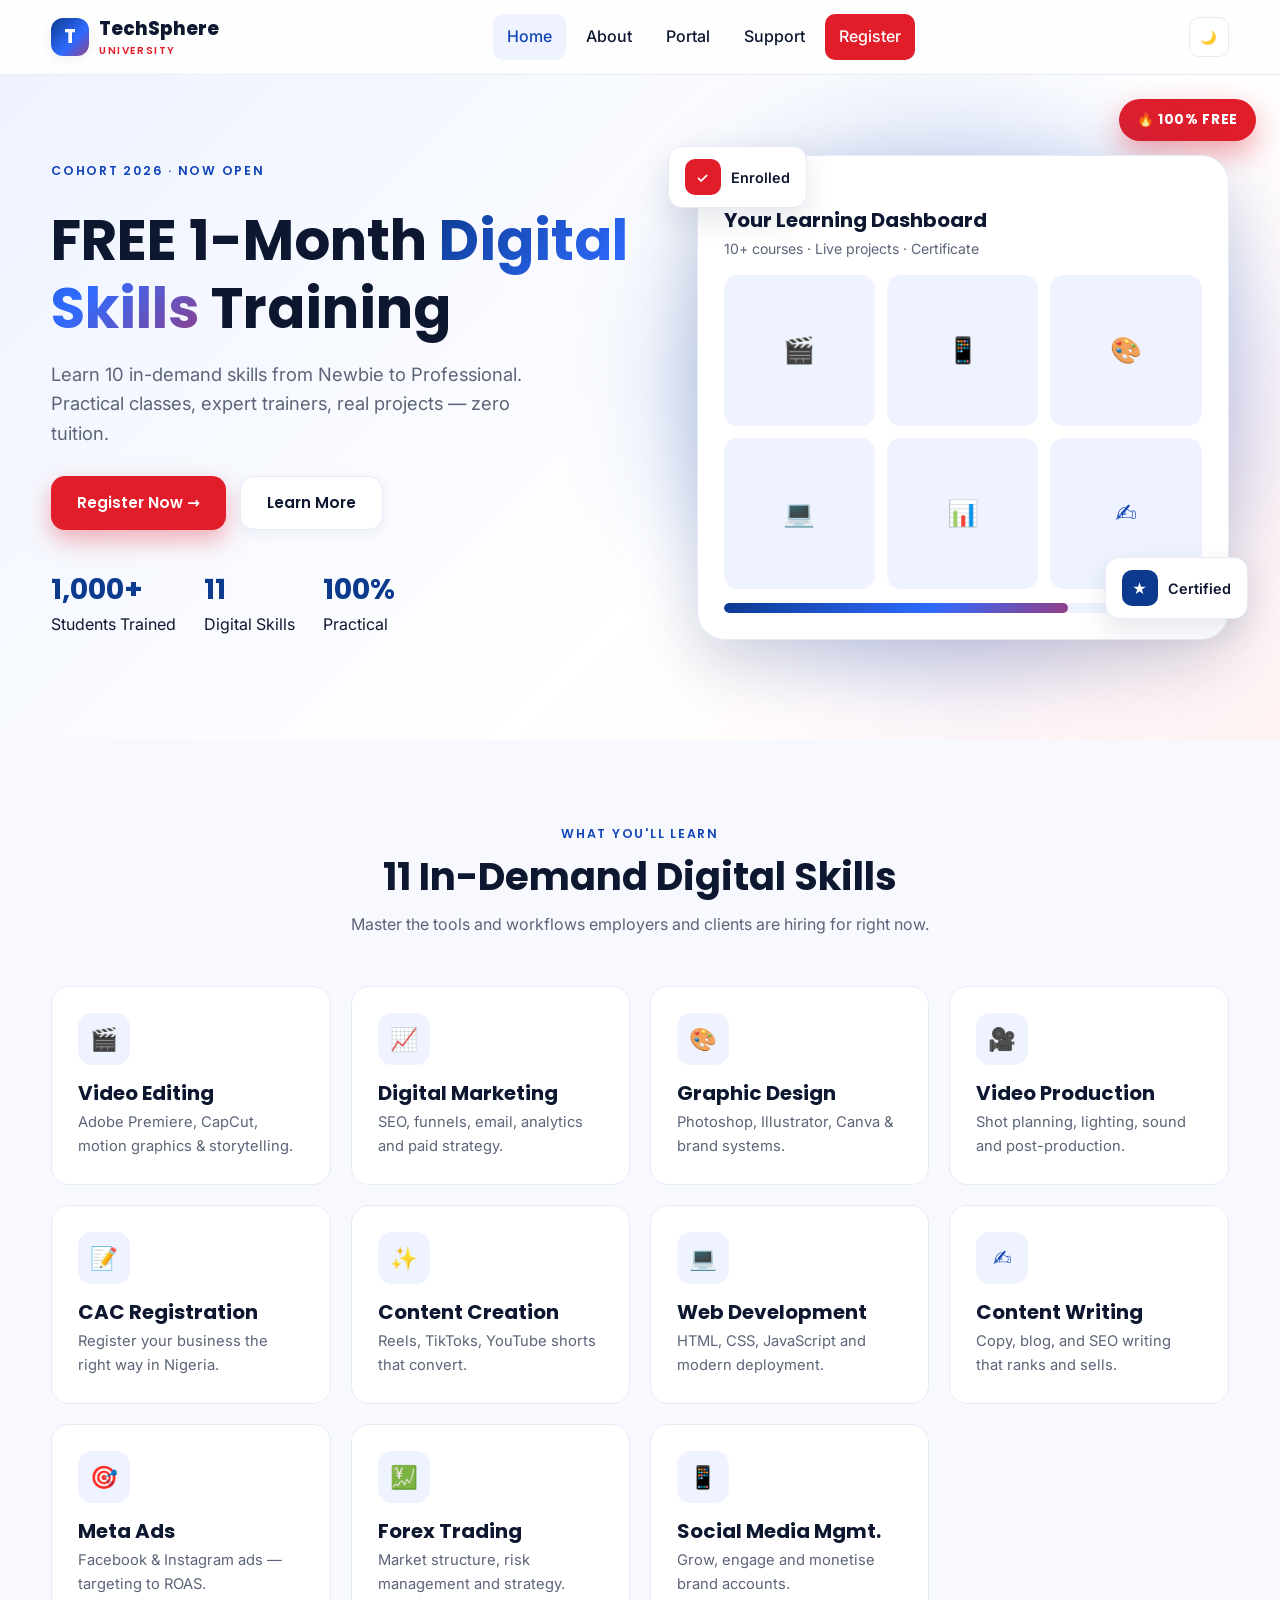
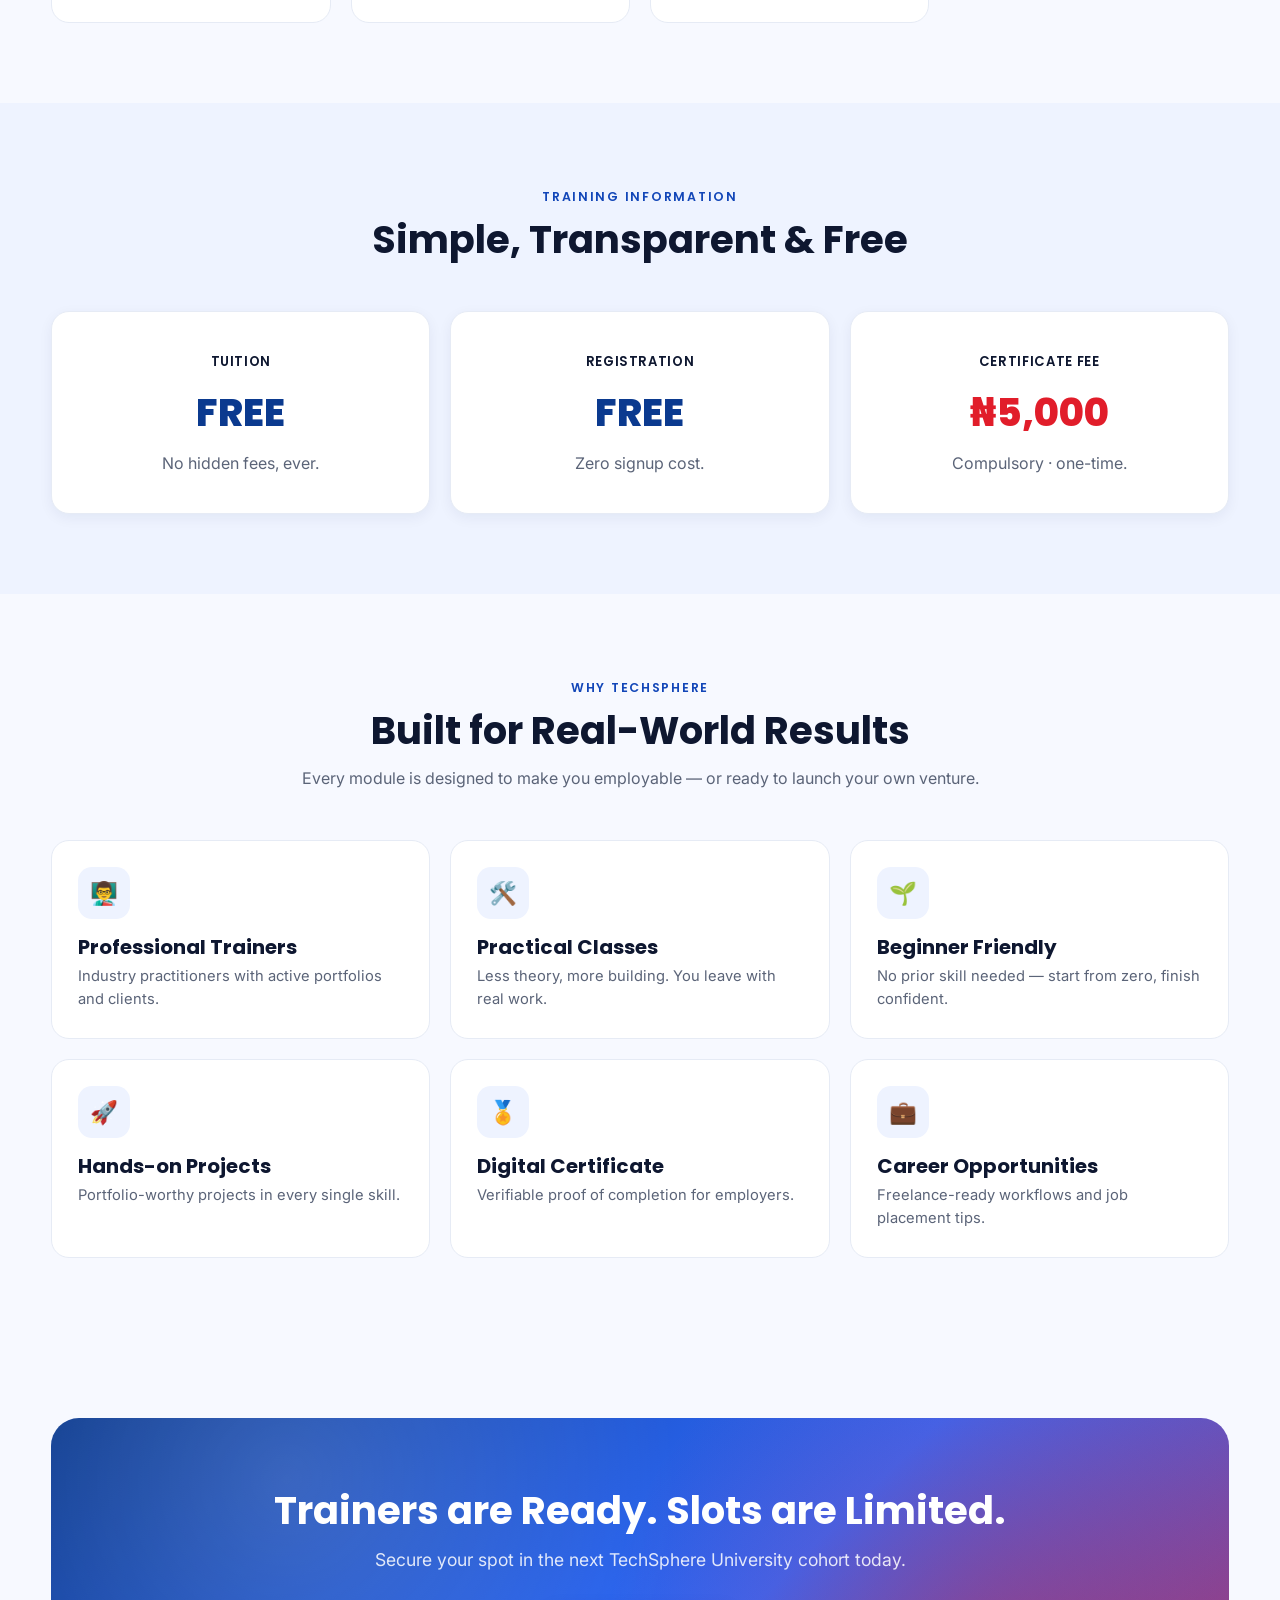
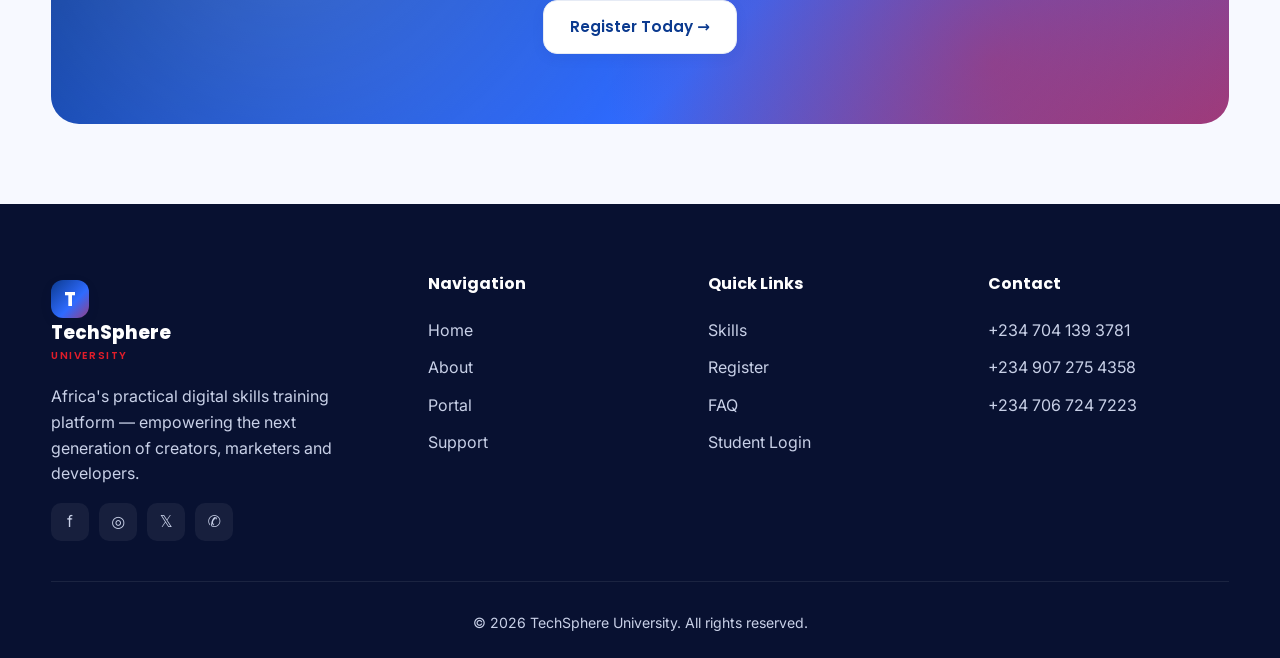
<file: public/techsphere/index.html>
<!doctype html>
<html lang="en">
<head>
<meta charset="utf-8"/>
<meta name="viewport" content="width=device-width,initial-scale=1"/>
<title>TechSphere University — Free 1-Month Digital Skills Training</title>
<meta name="description" content="TechSphere University offers a FREE one-month intensive training in 10+ in-demand digital skills. Register today — 100% free tuition."/>
<meta name="theme-color" content="#0b3a8f"/>
<meta property="og:title" content="TechSphere University — Free Digital Skills Training"/>
<meta property="og:description" content="Learn 10 in-demand skills from Newbie to Professional. 100% Free."/>
<meta property="og:type" content="website"/>
<link rel="icon" href="favicon.ico"/>
<link rel="preconnect" href="https://fonts.googleapis.com"/>
<link rel="preconnect" href="https://fonts.gstatic.com" crossorigin/>
<link href="https://fonts.googleapis.com/css2?family=Poppins:wght@500;600;700;800&family=Inter:wght@400;500;600&display=swap" rel="stylesheet"/>
<link rel="stylesheet" href="style.css"/>
</head>
<body>
<div class="loader" id="loader"><div class="spin"></div></div>

<header class="nav">
  <div class="container nav-inner">
    <a href="index.html" class="logo">
      <span class="logo-mark">T</span>
      <span>TechSphere<small>UNIVERSITY</small></span>
    </a>
    <nav class="nav-links">
      <a href="index.html" class="active">Home</a>
      <a href="about.html">About</a>
      <a href="portal.html">Portal</a>
      <a href="support.html">Support</a>
      <a href="#register" class="nav-cta">Register</a>
    </nav>
    <div class="nav-tools">
      <button class="icon-btn" id="themeToggle" aria-label="Toggle theme">🌙</button>
      <button class="icon-btn menu-btn" aria-label="Menu">☰</button>
    </div>
  </div>
</header>

<section class="hero">
  <span class="hero-badge">🔥 100% FREE</span>
  <div class="container hero-grid">
    <div class="reveal">
      <span class="eyebrow">Cohort 2026 · Now Open</span>
      <h1>FREE 1-Month <span class="accent">Digital Skills</span> Training</h1>
      <p class="lead">Learn 10 in-demand skills from Newbie to Professional. Practical classes, expert trainers, real projects — zero tuition.</p>
      <div class="hero-actions">
        <a href="#register" class="btn btn-primary">Register Now →</a>
        <a href="#skills" class="btn btn-secondary">Learn More</a>
      </div>
      <div class="hero-stats">
        <div class="stat"><strong data-count="1000" data-suffix="+">0</strong><span>Students Trained</span></div>
        <div class="stat"><strong data-count="11">0</strong><span>Digital Skills</span></div>
        <div class="stat"><strong data-count="100" data-suffix="%">0</strong><span>Practical</span></div>
      </div>
    </div>
    <div class="hero-art reveal">
      <div class="blob"></div>
      <div class="card-illus">
        <div class="browser"><span></span><span></span><span></span></div>
        <h3 style="margin-bottom:6px">Your Learning Dashboard</h3>
        <p style="font-size:.88rem">10+ courses · Live projects · Certificate</p>
        <div class="illus-row">
          <div class="illus-tile">🎬</div><div class="illus-tile">📱</div><div class="illus-tile">🎨</div>
          <div class="illus-tile">💻</div><div class="illus-tile">📊</div><div class="illus-tile">✍️</div>
        </div>
        <div class="illus-bar"></div>
        <div class="float-badge b1"><span class="dot">✓</span> Enrolled</div>
        <div class="float-badge b2"><span class="dot" style="background:var(--blue)">★</span> Certified</div>
      </div>
    </div>
  </div>
</section>

<section class="section" id="skills">
  <div class="container">
    <div class="section-head reveal">
      <span class="eyebrow">What You'll Learn</span>
      <h2>11 In-Demand Digital Skills</h2>
      <p>Master the tools and workflows employers and clients are hiring for right now.</p>
    </div>
    <div class="grid grid-4">
      <div class="card reveal"><div class="ico">🎬</div><h3>Video Editing</h3><p>Adobe Premiere, CapCut, motion graphics & storytelling.</p></div>
      <div class="card reveal"><div class="ico">📈</div><h3>Digital Marketing</h3><p>SEO, funnels, email, analytics and paid strategy.</p></div>
      <div class="card reveal"><div class="ico">🎨</div><h3>Graphic Design</h3><p>Photoshop, Illustrator, Canva & brand systems.</p></div>
      <div class="card reveal"><div class="ico">🎥</div><h3>Video Production</h3><p>Shot planning, lighting, sound and post-production.</p></div>
      <div class="card reveal"><div class="ico">📝</div><h3>CAC Registration</h3><p>Register your business the right way in Nigeria.</p></div>
      <div class="card reveal"><div class="ico">✨</div><h3>Content Creation</h3><p>Reels, TikToks, YouTube shorts that convert.</p></div>
      <div class="card reveal"><div class="ico">💻</div><h3>Web Development</h3><p>HTML, CSS, JavaScript and modern deployment.</p></div>
      <div class="card reveal"><div class="ico">✍️</div><h3>Content Writing</h3><p>Copy, blog, and SEO writing that ranks and sells.</p></div>
      <div class="card reveal"><div class="ico">🎯</div><h3>Meta Ads</h3><p>Facebook & Instagram ads — targeting to ROAS.</p></div>
      <div class="card reveal"><div class="ico">💹</div><h3>Forex Trading</h3><p>Market structure, risk management and strategy.</p></div>
      <div class="card reveal"><div class="ico">📱</div><h3>Social Media Mgmt.</h3><p>Grow, engage and monetise brand accounts.</p></div>
    </div>
  </div>
</section>

<section class="section" style="background:var(--blue-50)">
  <div class="container">
    <div class="section-head reveal">
      <span class="eyebrow">Training Information</span>
      <h2>Simple, Transparent & Free</h2>
    </div>
    <div class="grid grid-3">
      <div class="highlight blue reveal"><span class="label">Tuition</span><div class="big">FREE</div><p>No hidden fees, ever.</p></div>
      <div class="highlight blue reveal"><span class="label">Registration</span><div class="big">FREE</div><p>Zero signup cost.</p></div>
      <div class="highlight reveal"><span class="label">Certificate Fee</span><div class="big">₦5,000</div><p>Compulsory · one-time.</p></div>
    </div>
  </div>
</section>

<section class="section">
  <div class="container">
    <div class="section-head reveal">
      <span class="eyebrow">Why TechSphere</span>
      <h2>Built for Real-World Results</h2>
      <p>Every module is designed to make you employable — or ready to launch your own venture.</p>
    </div>
    <div class="grid grid-3">
      <div class="card reveal"><div class="ico">👨‍🏫</div><h3>Professional Trainers</h3><p>Industry practitioners with active portfolios and clients.</p></div>
      <div class="card reveal"><div class="ico">🛠️</div><h3>Practical Classes</h3><p>Less theory, more building. You leave with real work.</p></div>
      <div class="card reveal"><div class="ico">🌱</div><h3>Beginner Friendly</h3><p>No prior skill needed — start from zero, finish confident.</p></div>
      <div class="card reveal"><div class="ico">🚀</div><h3>Hands-on Projects</h3><p>Portfolio-worthy projects in every single skill.</p></div>
      <div class="card reveal"><div class="ico">🏅</div><h3>Digital Certificate</h3><p>Verifiable proof of completion for employers.</p></div>
      <div class="card reveal"><div class="ico">💼</div><h3>Career Opportunities</h3><p>Freelance-ready workflows and job placement tips.</p></div>
    </div>
  </div>
</section>

<div class="container" id="register">
  <div class="cta reveal">
    <h2>Trainers are Ready. Slots are Limited.</h2>
    <p>Secure your spot in the next TechSphere University cohort today.</p>
    <a href="portal.html" class="btn btn-secondary">Register Today →</a>
  </div>
</div>

<footer class="footer">
  <div class="container">
    <div class="footer-grid">
      <div>
        <a href="index.html" class="logo"><span class="logo-mark">T</span><span style="color:#fff">TechSphere<small>UNIVERSITY</small></span></a>
        <p style="color:#c8d0e7;margin-top:14px;max-width:320px">Africa's practical digital skills training platform — empowering the next generation of creators, marketers and developers.</p>
        <div class="socials">
          <a href="#" aria-label="Facebook">f</a>
          <a href="#" aria-label="Instagram">◎</a>
          <a href="#" aria-label="Twitter">𝕏</a>
          <a href="#" aria-label="WhatsApp">✆</a>
        </div>
      </div>
      <div>
        <h4>Navigation</h4>
        <a href="index.html">Home</a><a href="about.html">About</a><a href="portal.html">Portal</a><a href="support.html">Support</a>
      </div>
      <div>
        <h4>Quick Links</h4>
        <a href="#skills">Skills</a><a href="#register">Register</a><a href="support.html">FAQ</a><a href="portal.html">Student Login</a>
      </div>
      <div>
        <h4>Contact</h4>
        <a href="tel:+2347041393781">+234 704 139 3781</a>
        <a href="tel:+2349072754358">+234 907 275 4358</a>
        <a href="tel:+2347067247223">+234 706 724 7223</a>
      </div>
    </div>
    <div class="copyright">© <span id="yr"></span> TechSphere University. All rights reserved.</div>
  </div>
</footer>

<button class="scroll-top" aria-label="Scroll to top">↑</button>
<script>document.getElementById('yr').textContent=new Date().getFullYear()</script>
<script src="script.js"></script>
</body>
</html>
</file>
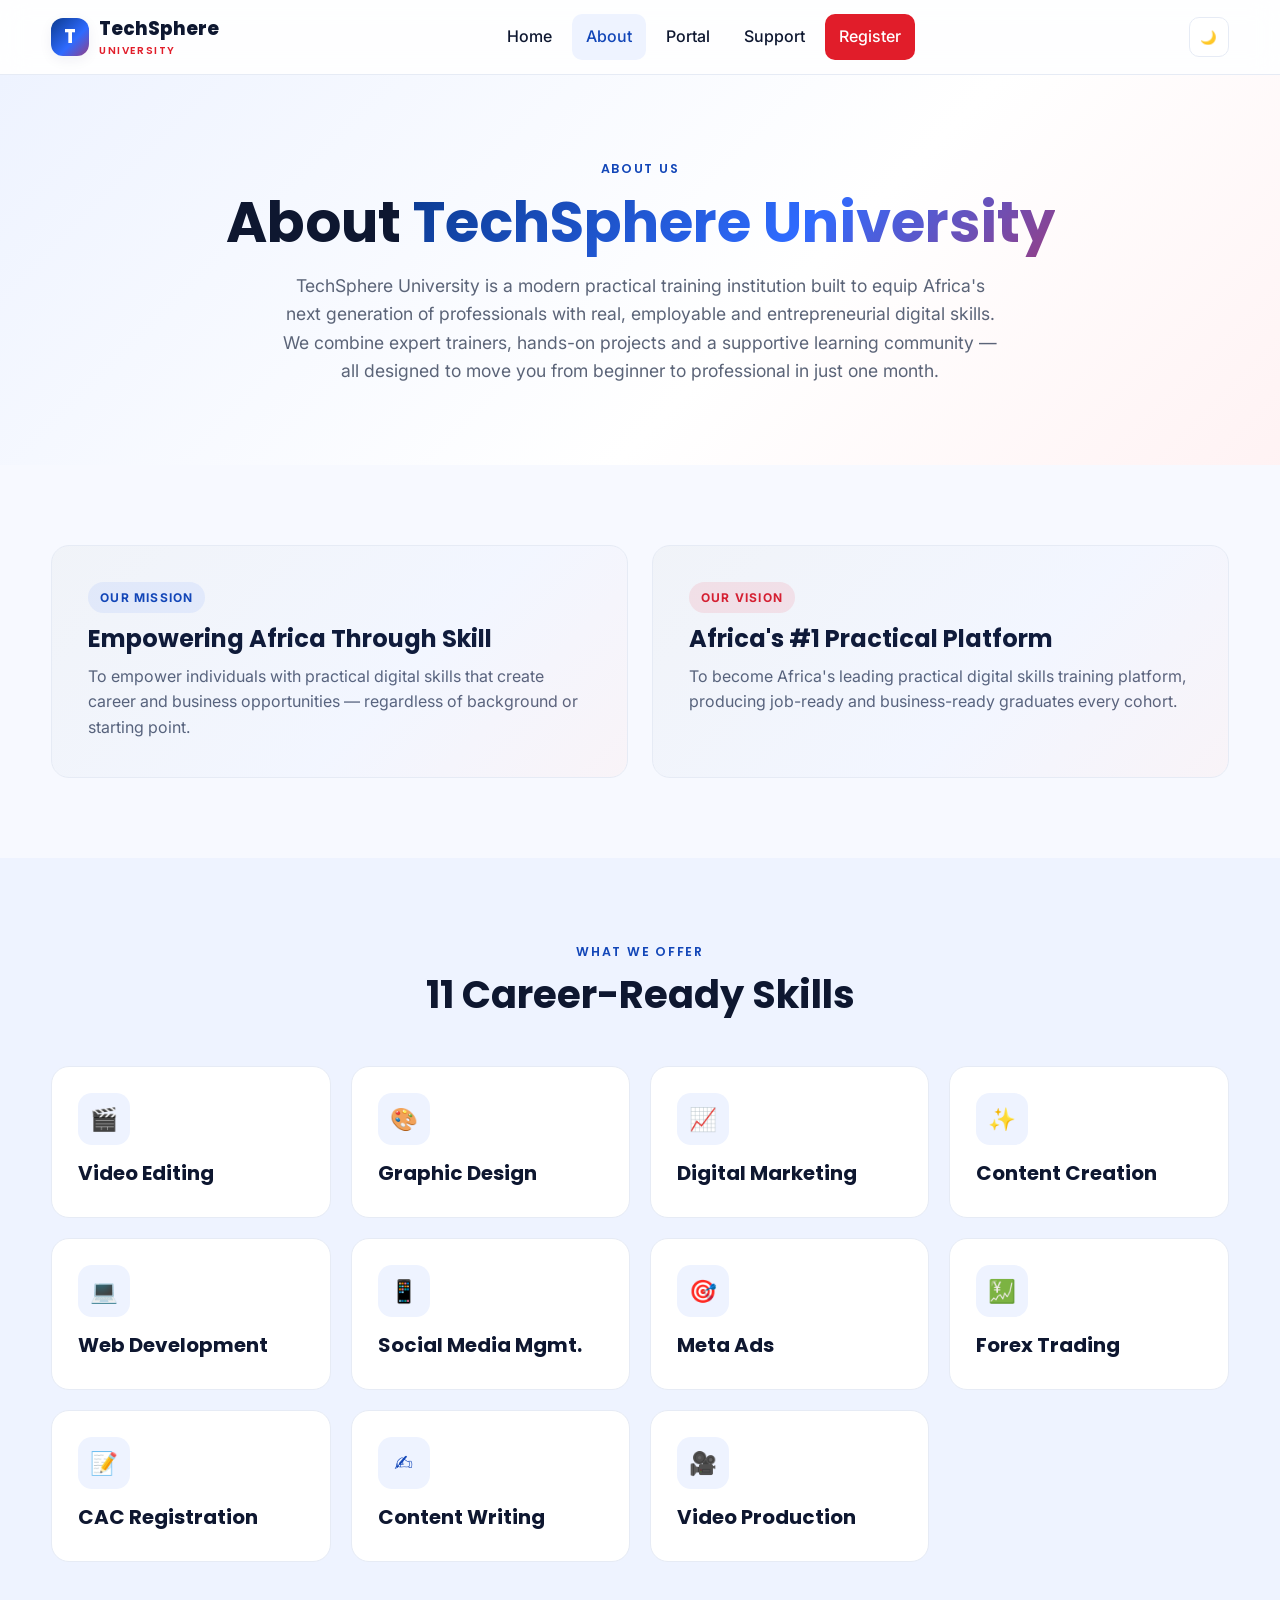
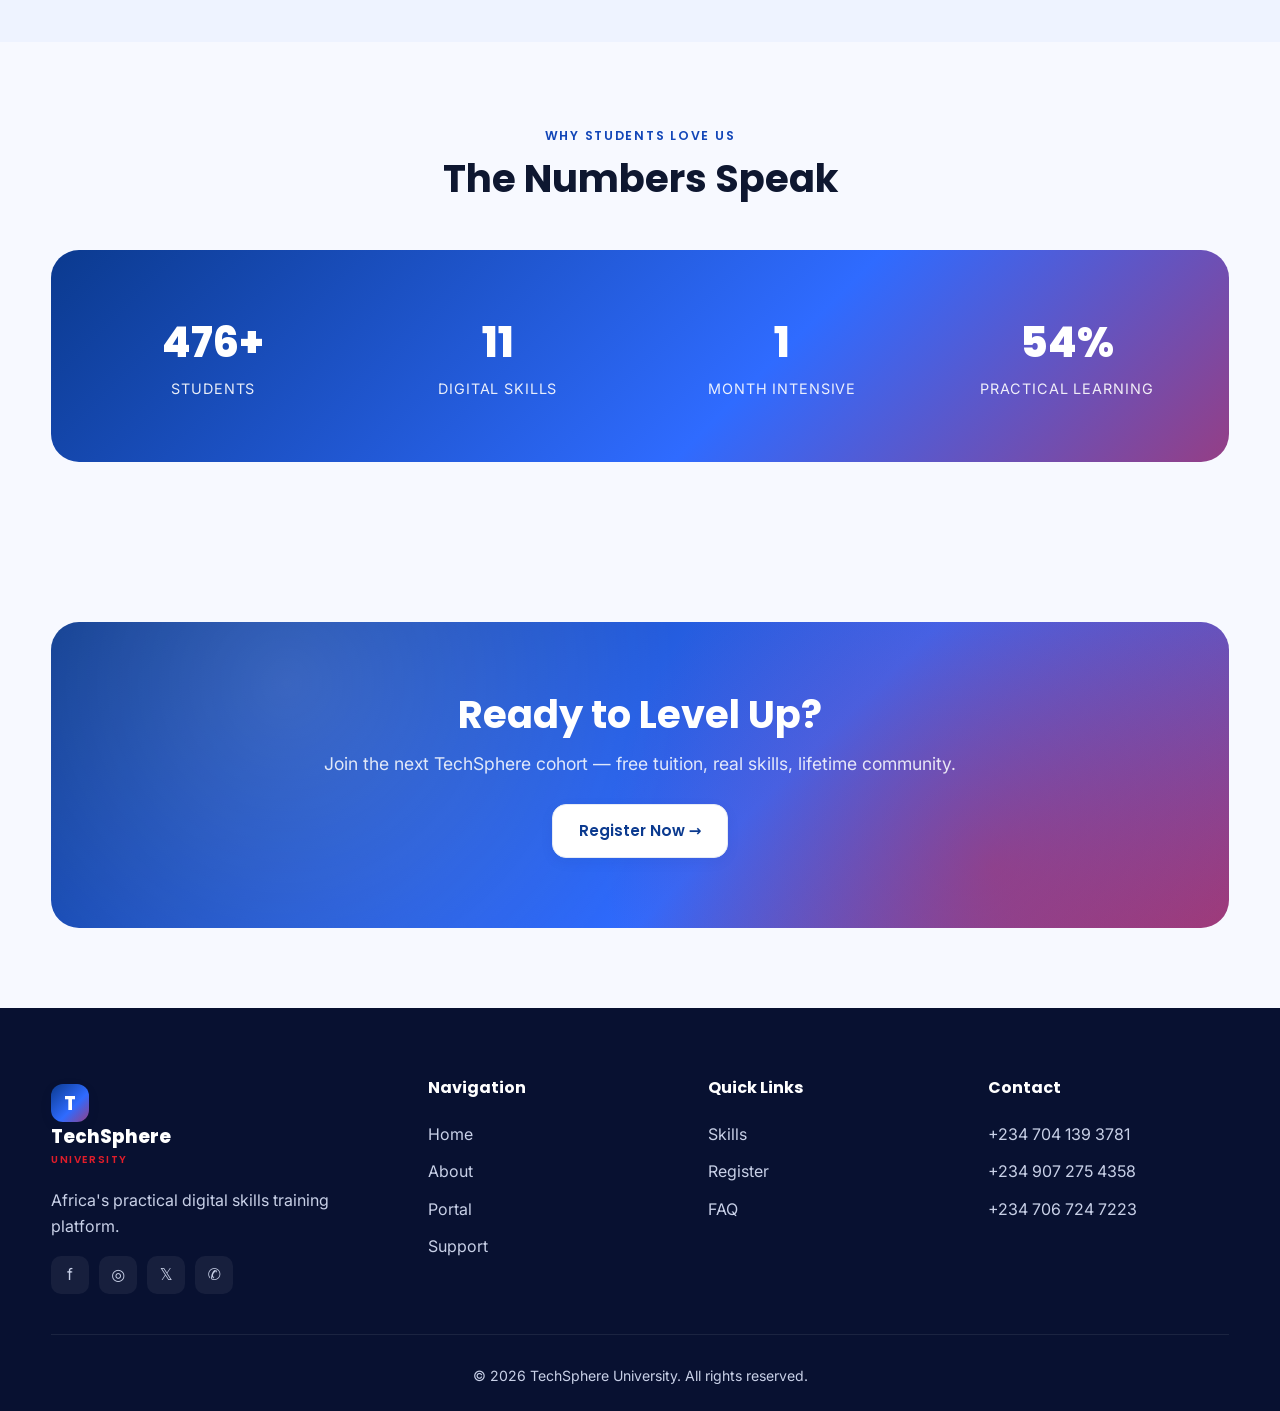
<file: public/techsphere/about.html>
<!doctype html>
<html lang="en">
<head>
<meta charset="utf-8"/>
<meta name="viewport" content="width=device-width,initial-scale=1"/>
<title>About — TechSphere University</title>
<meta name="description" content="TechSphere University empowers individuals with practical digital skills that create career and business opportunities across Africa."/>
<meta name="theme-color" content="#0b3a8f"/>
<link rel="icon" href="favicon.ico"/>
<link rel="preconnect" href="https://fonts.googleapis.com"/>
<link rel="preconnect" href="https://fonts.gstatic.com" crossorigin/>
<link href="https://fonts.googleapis.com/css2?family=Poppins:wght@500;600;700;800&family=Inter:wght@400;500;600&display=swap" rel="stylesheet"/>
<link rel="stylesheet" href="style.css"/>
</head>
<body>
<div class="loader" id="loader"><div class="spin"></div></div>

<header class="nav">
  <div class="container nav-inner">
    <a href="index.html" class="logo"><span class="logo-mark">T</span><span>TechSphere<small>UNIVERSITY</small></span></a>
    <nav class="nav-links">
      <a href="index.html">Home</a>
      <a href="about.html" class="active">About</a>
      <a href="portal.html">Portal</a>
      <a href="support.html">Support</a>
      <a href="portal.html" class="nav-cta">Register</a>
    </nav>
    <div class="nav-tools">
      <button class="icon-btn" id="themeToggle" aria-label="Toggle theme">🌙</button>
      <button class="icon-btn menu-btn" aria-label="Menu">☰</button>
    </div>
  </div>
</header>

<section class="about-hero">
  <div class="container" style="text-align:center">
    <span class="eyebrow">About Us</span>
    <h1 class="reveal">About <span style="background:var(--grad);-webkit-background-clip:text;color:transparent">TechSphere University</span></h1>
    <p class="reveal" style="max-width:720px;margin:16px auto 0;font-size:1.1rem">TechSphere University is a modern practical training institution built to equip Africa's next generation of professionals with real, employable and entrepreneurial digital skills. We combine expert trainers, hands-on projects and a supportive learning community — all designed to move you from beginner to professional in just one month.</p>
  </div>
</section>

<section class="section">
  <div class="container">
    <div class="mv">
      <div class="mv-card mission reveal">
        <span class="tag">Our Mission</span>
        <h3>Empowering Africa Through Skill</h3>
        <p>To empower individuals with practical digital skills that create career and business opportunities — regardless of background or starting point.</p>
      </div>
      <div class="mv-card vision reveal">
        <span class="tag">Our Vision</span>
        <h3>Africa's #1 Practical Platform</h3>
        <p>To become Africa's leading practical digital skills training platform, producing job-ready and business-ready graduates every cohort.</p>
      </div>
    </div>
  </div>
</section>

<section class="section" style="background:var(--blue-50)">
  <div class="container">
    <div class="section-head reveal">
      <span class="eyebrow">What We Offer</span>
      <h2>11 Career-Ready Skills</h2>
    </div>
    <div class="grid grid-4">
      <div class="card reveal"><div class="ico">🎬</div><h3>Video Editing</h3></div>
      <div class="card reveal"><div class="ico">🎨</div><h3>Graphic Design</h3></div>
      <div class="card reveal"><div class="ico">📈</div><h3>Digital Marketing</h3></div>
      <div class="card reveal"><div class="ico">✨</div><h3>Content Creation</h3></div>
      <div class="card reveal"><div class="ico">💻</div><h3>Web Development</h3></div>
      <div class="card reveal"><div class="ico">📱</div><h3>Social Media Mgmt.</h3></div>
      <div class="card reveal"><div class="ico">🎯</div><h3>Meta Ads</h3></div>
      <div class="card reveal"><div class="ico">💹</div><h3>Forex Trading</h3></div>
      <div class="card reveal"><div class="ico">📝</div><h3>CAC Registration</h3></div>
      <div class="card reveal"><div class="ico">✍️</div><h3>Content Writing</h3></div>
      <div class="card reveal"><div class="ico">🎥</div><h3>Video Production</h3></div>
    </div>
  </div>
</section>

<section class="section">
  <div class="container">
    <div class="section-head reveal">
      <span class="eyebrow">Why Students Love Us</span>
      <h2>The Numbers Speak</h2>
    </div>
    <div class="stats reveal">
      <div><span class="num" data-count="1000" data-suffix="+">0</span><span class="lbl">Students</span></div>
      <div><span class="num" data-count="11">0</span><span class="lbl">Digital Skills</span></div>
      <div><span class="num" data-count="1">0</span><span class="lbl">Month Intensive</span></div>
      <div><span class="num" data-count="100" data-suffix="%">0</span><span class="lbl">Practical Learning</span></div>
    </div>
  </div>
</section>

<div class="container">
  <div class="cta reveal">
    <h2>Ready to Level Up?</h2>
    <p>Join the next TechSphere cohort — free tuition, real skills, lifetime community.</p>
    <a href="portal.html" class="btn btn-secondary">Register Now →</a>
  </div>
</div>

<footer class="footer">
  <div class="container">
    <div class="footer-grid">
      <div>
        <a href="index.html" class="logo"><span class="logo-mark">T</span><span style="color:#fff">TechSphere<small>UNIVERSITY</small></span></a>
        <p style="color:#c8d0e7;margin-top:14px;max-width:320px">Africa's practical digital skills training platform.</p>
        <div class="socials"><a href="#">f</a><a href="#">◎</a><a href="#">𝕏</a><a href="#">✆</a></div>
      </div>
      <div><h4>Navigation</h4><a href="index.html">Home</a><a href="about.html">About</a><a href="portal.html">Portal</a><a href="support.html">Support</a></div>
      <div><h4>Quick Links</h4><a href="index.html#skills">Skills</a><a href="portal.html">Register</a><a href="support.html">FAQ</a></div>
      <div><h4>Contact</h4><a href="tel:+2347041393781">+234 704 139 3781</a><a href="tel:+2349072754358">+234 907 275 4358</a><a href="tel:+2347067247223">+234 706 724 7223</a></div>
    </div>
    <div class="copyright">© <span id="yr"></span> TechSphere University. All rights reserved.</div>
  </div>
</footer>

<button class="scroll-top" aria-label="Scroll to top">↑</button>
<script>document.getElementById('yr').textContent=new Date().getFullYear()</script>
<script src="script.js"></script>
</body>
</html>
</file>
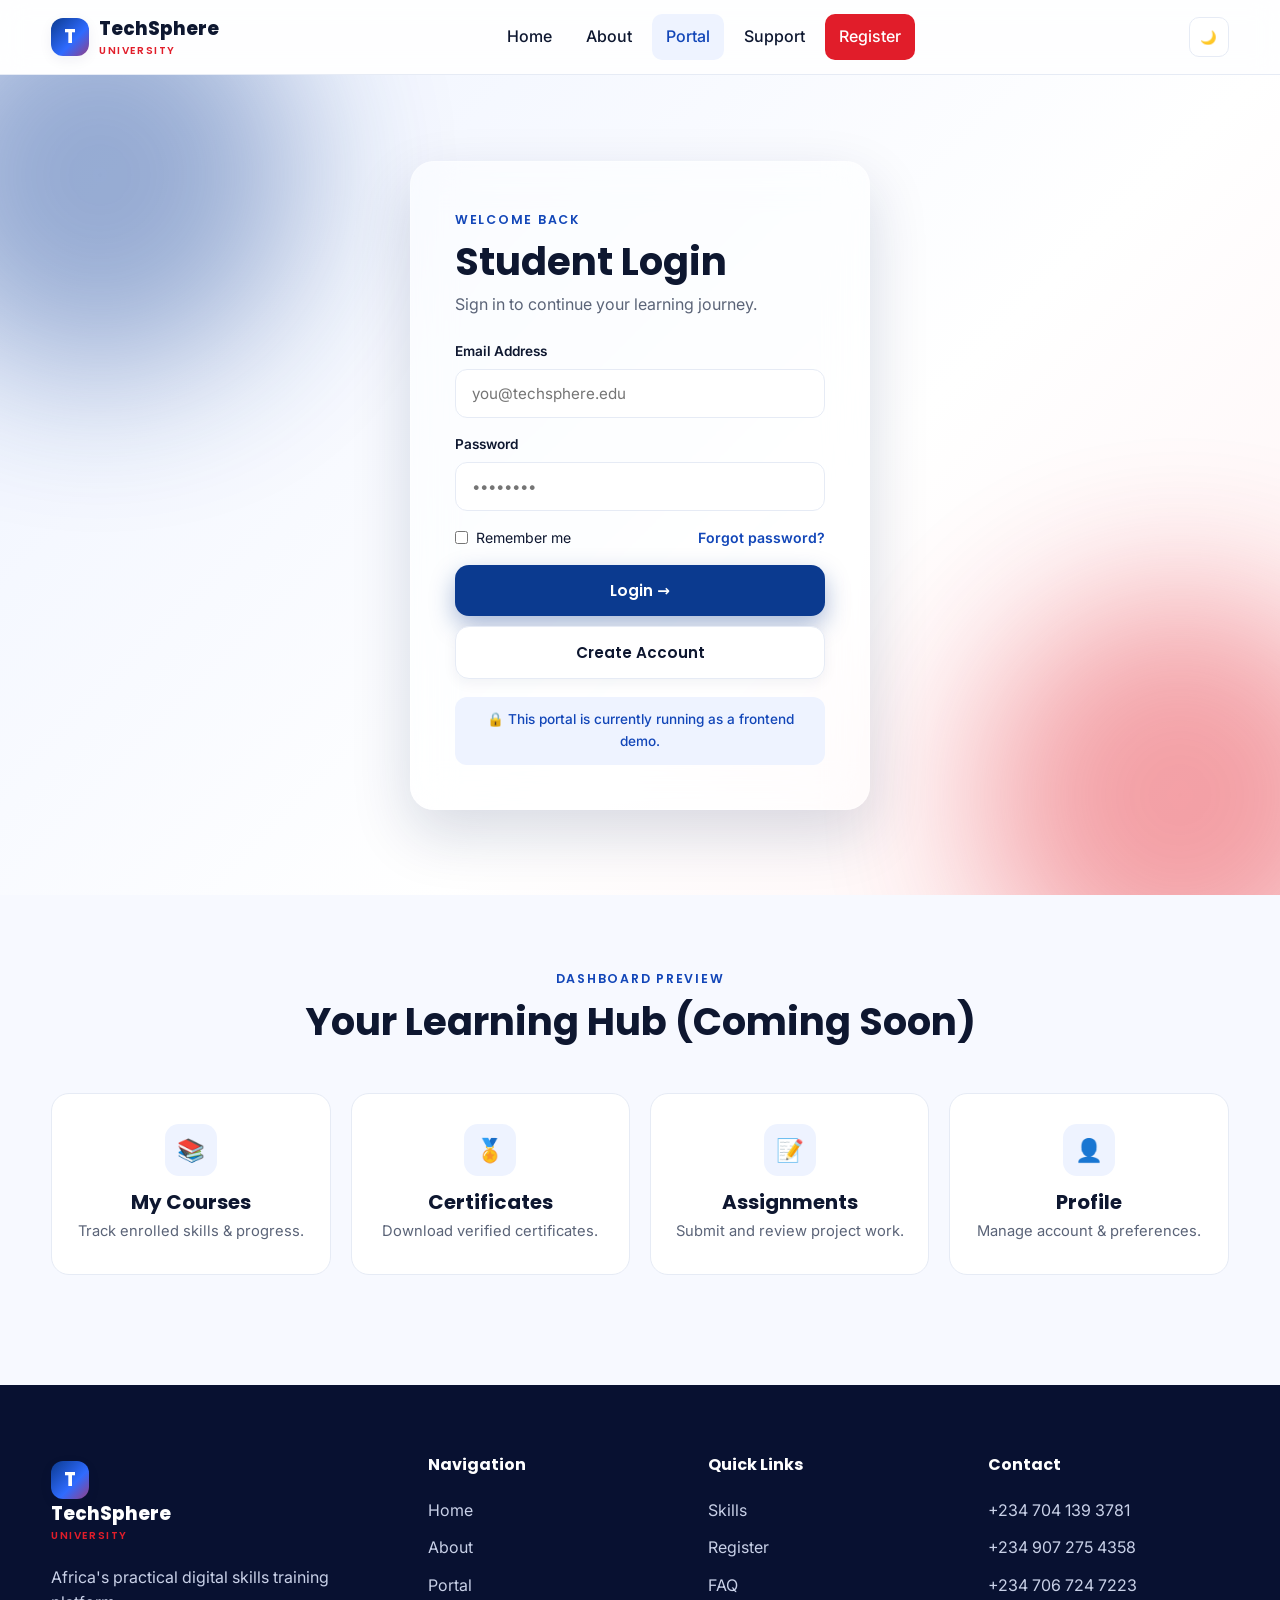
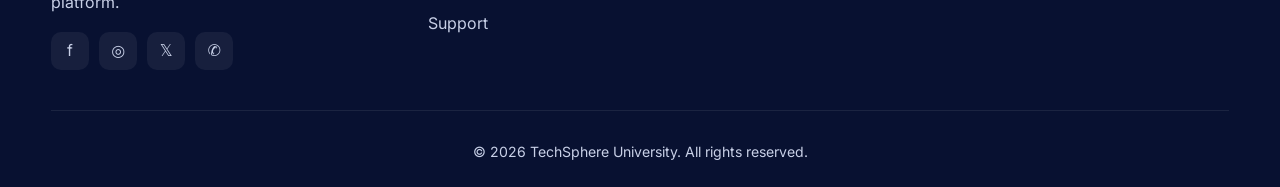
<file: public/techsphere/portal.html>
<!doctype html>
<html lang="en">
<head>
<meta charset="utf-8"/>
<meta name="viewport" content="width=device-width,initial-scale=1"/>
<title>Student Portal — TechSphere University</title>
<meta name="description" content="Sign in to your TechSphere University student portal to access courses, certificates and assignments."/>
<meta name="theme-color" content="#0b3a8f"/>
<link rel="icon" href="favicon.ico"/>
<link rel="preconnect" href="https://fonts.googleapis.com"/>
<link rel="preconnect" href="https://fonts.gstatic.com" crossorigin/>
<link href="https://fonts.googleapis.com/css2?family=Poppins:wght@500;600;700;800&family=Inter:wght@400;500;600&display=swap" rel="stylesheet"/>
<link rel="stylesheet" href="style.css"/>
</head>
<body>
<div class="loader" id="loader"><div class="spin"></div></div>

<header class="nav">
  <div class="container nav-inner">
    <a href="index.html" class="logo"><span class="logo-mark">T</span><span>TechSphere<small>UNIVERSITY</small></span></a>
    <nav class="nav-links">
      <a href="index.html">Home</a>
      <a href="about.html">About</a>
      <a href="portal.html" class="active">Portal</a>
      <a href="support.html">Support</a>
      <a href="portal.html" class="nav-cta">Register</a>
    </nav>
    <div class="nav-tools">
      <button class="icon-btn" id="themeToggle" aria-label="Toggle theme">🌙</button>
      <button class="icon-btn menu-btn" aria-label="Menu">☰</button>
    </div>
  </div>
</header>

<section class="portal-wrap">
  <div class="glass reveal">
    <span class="eyebrow">Welcome Back</span>
    <h2>Student Login</h2>
    <p class="sub">Sign in to continue your learning journey.</p>
    <form data-demo="Login is a frontend demo only.">
      <div class="field"><label>Email Address</label><input type="email" placeholder="you@techsphere.edu" required/></div>
      <div class="field"><label>Password</label><input type="password" placeholder="••••••••" required/></div>
      <div class="row">
        <label class="check"><input type="checkbox"/> Remember me</label>
        <a href="#">Forgot password?</a>
      </div>
      <button class="btn btn-blue btn-block" type="submit">Login →</button>
      <button class="btn btn-secondary btn-block" type="button" style="margin-top:10px" onclick="location.href='#'">Create Account</button>
    </form>
    <div class="notice">🔒 This portal is currently running as a frontend demo.</div>
  </div>
</section>

<section class="section dash-preview">
  <div class="container">
    <div class="section-head reveal">
      <span class="eyebrow">Dashboard Preview</span>
      <h2>Your Learning Hub (Coming Soon)</h2>
    </div>
    <div class="grid grid-4">
      <div class="card dash-card reveal"><div class="ico">📚</div><h3>My Courses</h3><p>Track enrolled skills & progress.</p></div>
      <div class="card dash-card reveal"><div class="ico">🏅</div><h3>Certificates</h3><p>Download verified certificates.</p></div>
      <div class="card dash-card reveal"><div class="ico">📝</div><h3>Assignments</h3><p>Submit and review project work.</p></div>
      <div class="card dash-card reveal"><div class="ico">👤</div><h3>Profile</h3><p>Manage account & preferences.</p></div>
    </div>
  </div>
</section>

<footer class="footer">
  <div class="container">
    <div class="footer-grid">
      <div>
        <a href="index.html" class="logo"><span class="logo-mark">T</span><span style="color:#fff">TechSphere<small>UNIVERSITY</small></span></a>
        <p style="color:#c8d0e7;margin-top:14px;max-width:320px">Africa's practical digital skills training platform.</p>
        <div class="socials"><a href="#">f</a><a href="#">◎</a><a href="#">𝕏</a><a href="#">✆</a></div>
      </div>
      <div><h4>Navigation</h4><a href="index.html">Home</a><a href="about.html">About</a><a href="portal.html">Portal</a><a href="support.html">Support</a></div>
      <div><h4>Quick Links</h4><a href="index.html#skills">Skills</a><a href="portal.html">Register</a><a href="support.html">FAQ</a></div>
      <div><h4>Contact</h4><a href="tel:+2347041393781">+234 704 139 3781</a><a href="tel:+2349072754358">+234 907 275 4358</a><a href="tel:+2347067247223">+234 706 724 7223</a></div>
    </div>
    <div class="copyright">© <span id="yr"></span> TechSphere University. All rights reserved.</div>
  </div>
</footer>

<button class="scroll-top" aria-label="Scroll to top">↑</button>
<script>document.getElementById('yr').textContent=new Date().getFullYear()</script>
<script src="script.js"></script>
</body>
</html>
</file>
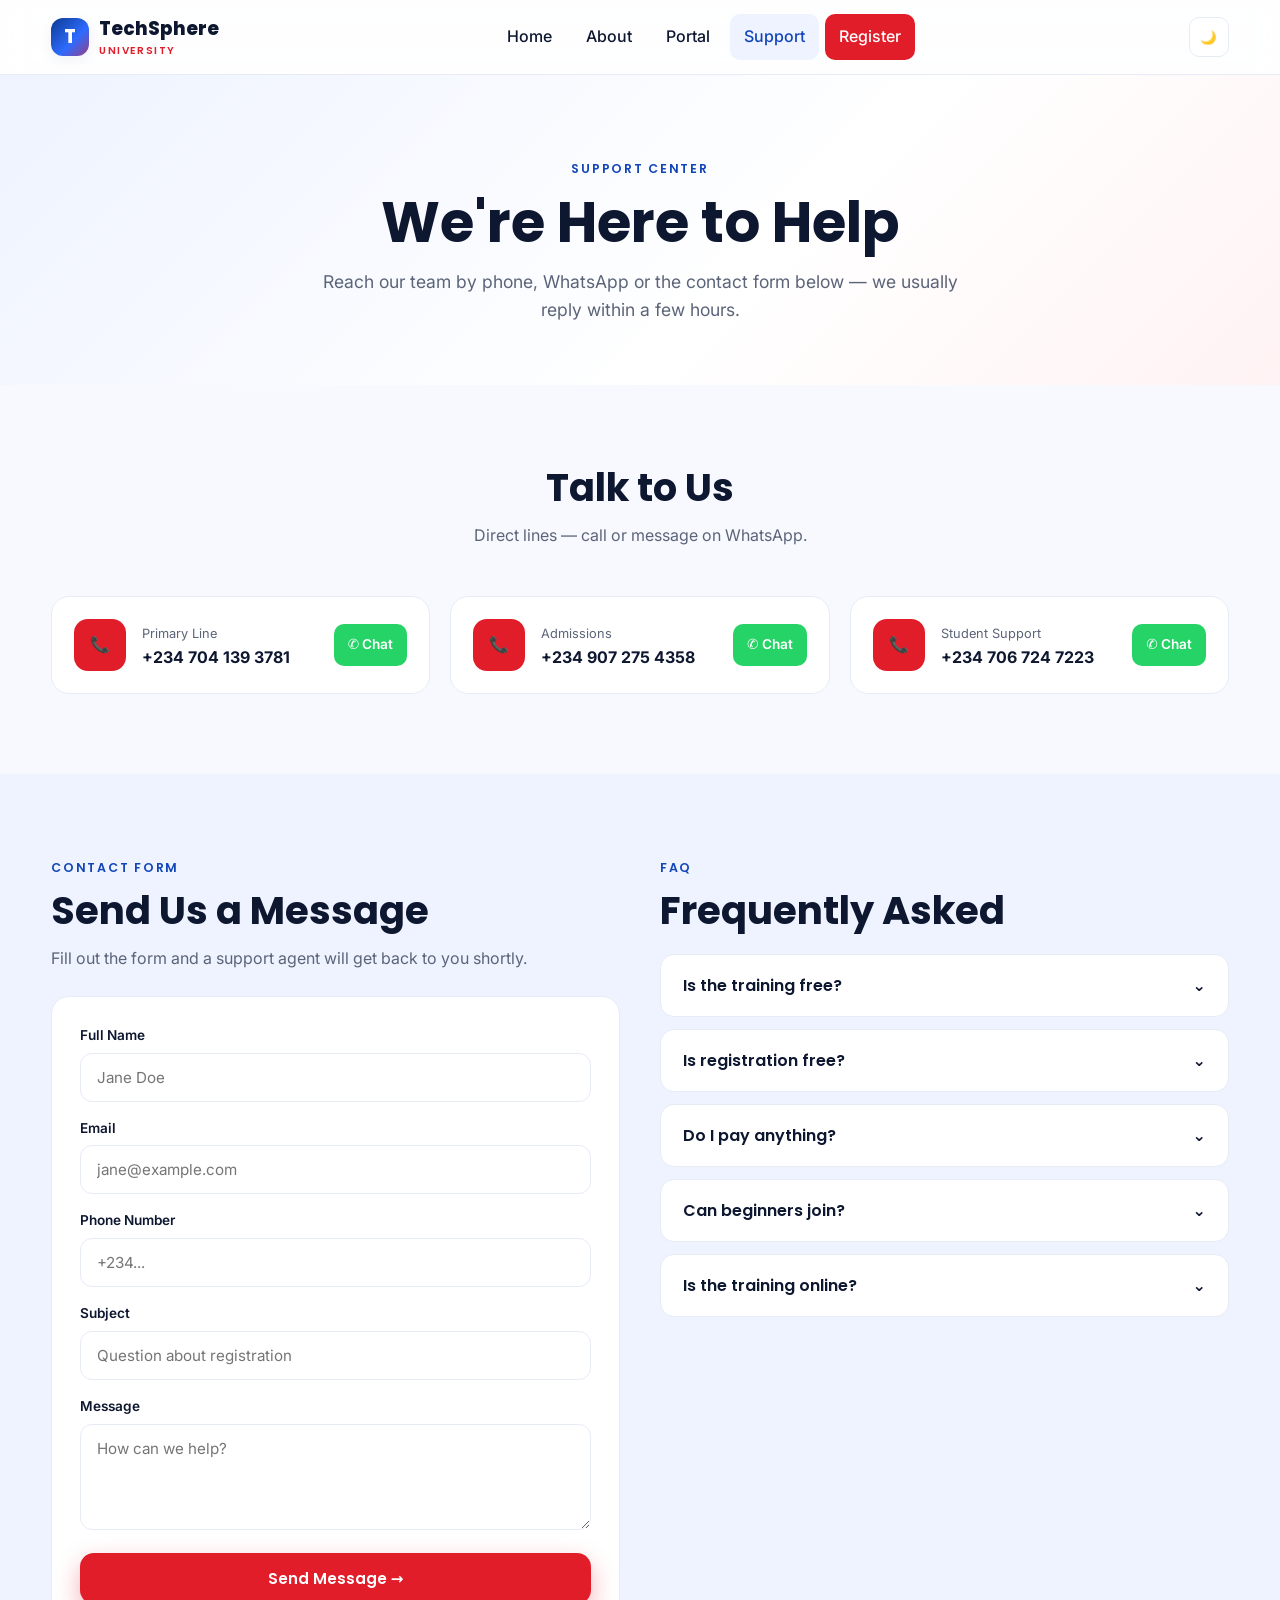
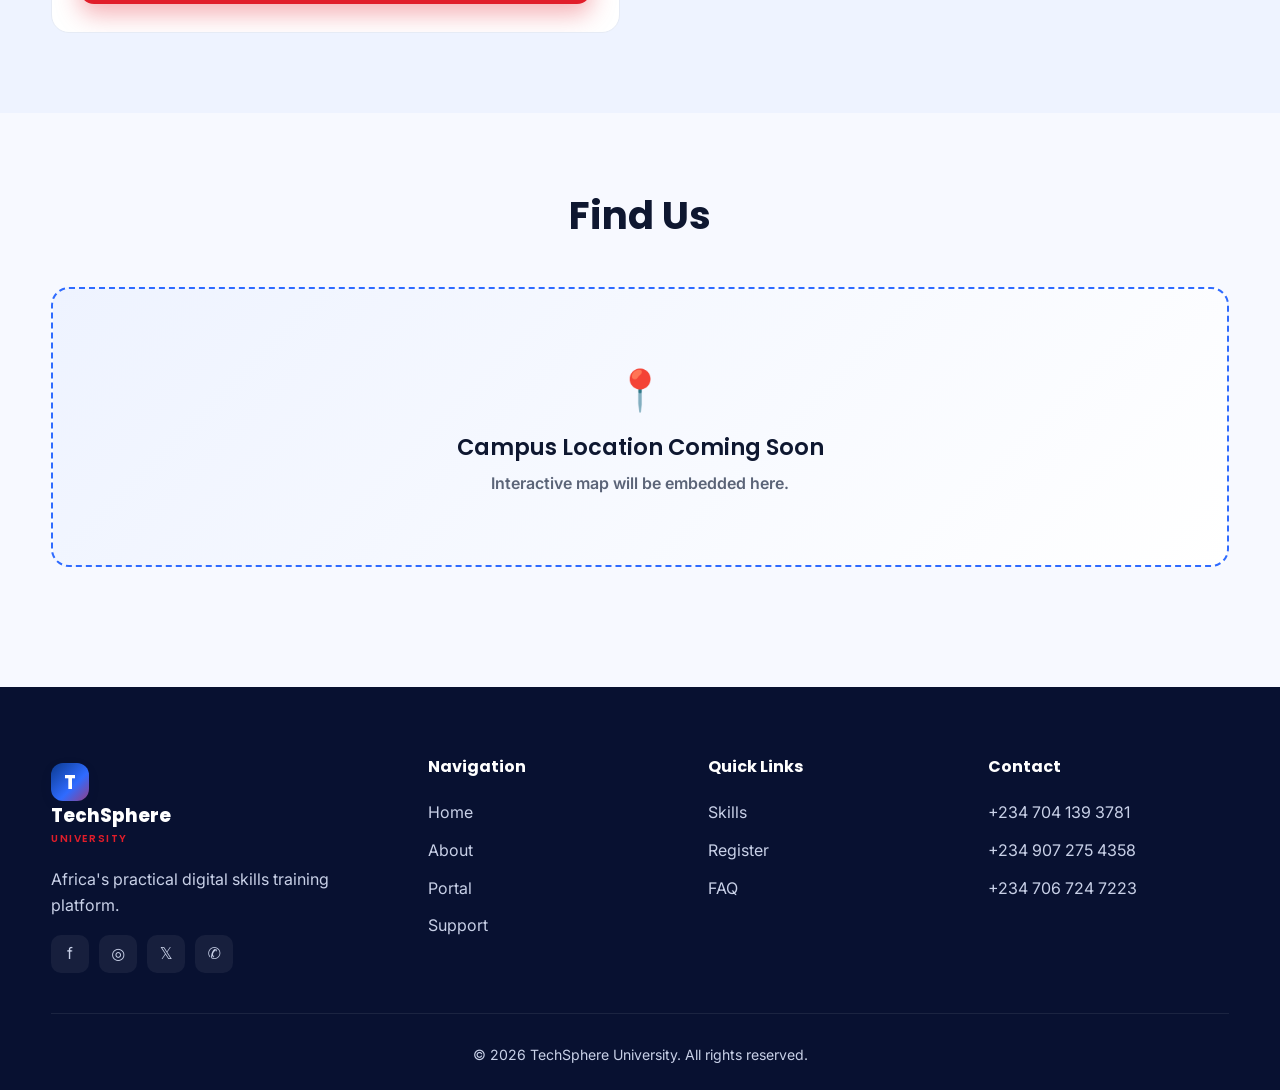
<file: public/techsphere/support.html>
<!doctype html>
<html lang="en">
<head>
<meta charset="utf-8"/>
<meta name="viewport" content="width=device-width,initial-scale=1"/>
<title>Support Center — TechSphere University</title>
<meta name="description" content="Get in touch with TechSphere University. Phone, WhatsApp, contact form and frequently asked questions."/>
<meta name="theme-color" content="#0b3a8f"/>
<link rel="icon" href="favicon.ico"/>
<link rel="preconnect" href="https://fonts.googleapis.com"/>
<link rel="preconnect" href="https://fonts.gstatic.com" crossorigin/>
<link href="https://fonts.googleapis.com/css2?family=Poppins:wght@500;600;700;800&family=Inter:wght@400;500;600&display=swap" rel="stylesheet"/>
<link rel="stylesheet" href="style.css"/>
</head>
<body>
<div class="loader" id="loader"><div class="spin"></div></div>

<header class="nav">
  <div class="container nav-inner">
    <a href="index.html" class="logo"><span class="logo-mark">T</span><span>TechSphere<small>UNIVERSITY</small></span></a>
    <nav class="nav-links">
      <a href="index.html">Home</a>
      <a href="about.html">About</a>
      <a href="portal.html">Portal</a>
      <a href="support.html" class="active">Support</a>
      <a href="portal.html" class="nav-cta">Register</a>
    </nav>
    <div class="nav-tools">
      <button class="icon-btn" id="themeToggle" aria-label="Toggle theme">🌙</button>
      <button class="icon-btn menu-btn" aria-label="Menu">☰</button>
    </div>
  </div>
</header>

<section class="page-hero">
  <div class="container">
    <span class="eyebrow">Support Center</span>
    <h1 class="reveal">We're Here to Help</h1>
    <p class="reveal">Reach our team by phone, WhatsApp or the contact form below — we usually reply within a few hours.</p>
  </div>
</section>

<section class="section">
  <div class="container">
    <div class="section-head reveal"><h2>Talk to Us</h2><p>Direct lines — call or message on WhatsApp.</p></div>
    <div class="grid grid-3">
      <div class="contact-card reveal">
        <div class="ico">📞</div>
        <div><small style="color:var(--muted);font-size:.8rem">Primary Line</small><div style="font-weight:700">+234 704 139 3781</div></div>
        <a class="whatsapp" href="https://wa.me/2347041393781" target="_blank" rel="noopener">✆ Chat</a>
      </div>
      <div class="contact-card reveal">
        <div class="ico">📞</div>
        <div><small style="color:var(--muted);font-size:.8rem">Admissions</small><div style="font-weight:700">+234 907 275 4358</div></div>
        <a class="whatsapp" href="https://wa.me/2349072754358" target="_blank" rel="noopener">✆ Chat</a>
      </div>
      <div class="contact-card reveal">
        <div class="ico">📞</div>
        <div><small style="color:var(--muted);font-size:.8rem">Student Support</small><div style="font-weight:700">+234 706 724 7223</div></div>
        <a class="whatsapp" href="https://wa.me/2347067247223" target="_blank" rel="noopener">✆ Chat</a>
      </div>
    </div>
  </div>
</section>

<section class="section" style="background:var(--blue-50)">
  <div class="container" style="display:grid;grid-template-columns:1fr 1fr;gap:40px;align-items:start">
    <div class="reveal">
      <span class="eyebrow">Contact Form</span>
      <h2>Send Us a Message</h2>
      <p style="margin:12px 0 24px">Fill out the form and a support agent will get back to you shortly.</p>
      <form class="card" data-demo="Message sent (frontend demo)." style="padding:28px">
        <div class="field"><label>Full Name</label><input required placeholder="Jane Doe"/></div>
        <div class="field"><label>Email</label><input type="email" required placeholder="jane@example.com"/></div>
        <div class="field"><label>Phone Number</label><input type="tel" placeholder="+234..."/></div>
        <div class="field"><label>Subject</label><input required placeholder="Question about registration"/></div>
        <div class="field"><label>Message</label><textarea rows="4" required placeholder="How can we help?"></textarea></div>
        <button class="btn btn-primary btn-block" type="submit">Send Message →</button>
      </form>
    </div>
    <div class="reveal">
      <span class="eyebrow">FAQ</span>
      <h2>Frequently Asked</h2>
      <div style="margin-top:20px">
        <div class="faq-item"><button class="faq-q">Is the training free?<span class="chev">⌄</span></button><div class="faq-a">Yes, the one-month training is 100% free.</div></div>
        <div class="faq-item"><button class="faq-q">Is registration free?<span class="chev">⌄</span></button><div class="faq-a">Yes, registration is completely free of charge.</div></div>
        <div class="faq-item"><button class="faq-q">Do I pay anything?<span class="chev">⌄</span></button><div class="faq-a">Only a compulsory certificate fee of ₦5,000 at the end of training.</div></div>
        <div class="faq-item"><button class="faq-q">Can beginners join?<span class="chev">⌄</span></button><div class="faq-a">Yes — the program is designed to take you from newbie to professional.</div></div>
        <div class="faq-item"><button class="faq-q">Is the training online?<span class="chev">⌄</span></button><div class="faq-a">To Be Announced.</div></div>
      </div>
    </div>
  </div>
</section>

<section class="section">
  <div class="container">
    <div class="section-head reveal"><h2>Find Us</h2></div>
    <div class="map-placeholder reveal">
      <div>
        <div style="font-size:2.5rem">📍</div>
        <div class="big">Campus Location Coming Soon</div>
        <p style="margin-top:6px">Interactive map will be embedded here.</p>
      </div>
    </div>
  </div>
</section>

<footer class="footer">
  <div class="container">
    <div class="footer-grid">
      <div>
        <a href="index.html" class="logo"><span class="logo-mark">T</span><span style="color:#fff">TechSphere<small>UNIVERSITY</small></span></a>
        <p style="color:#c8d0e7;margin-top:14px;max-width:320px">Africa's practical digital skills training platform.</p>
        <div class="socials"><a href="#">f</a><a href="#">◎</a><a href="#">𝕏</a><a href="#">✆</a></div>
      </div>
      <div><h4>Navigation</h4><a href="index.html">Home</a><a href="about.html">About</a><a href="portal.html">Portal</a><a href="support.html">Support</a></div>
      <div><h4>Quick Links</h4><a href="index.html#skills">Skills</a><a href="portal.html">Register</a><a href="support.html">FAQ</a></div>
      <div><h4>Contact</h4><a href="tel:+2347041393781">+234 704 139 3781</a><a href="tel:+2349072754358">+234 907 275 4358</a><a href="tel:+2347067247223">+234 706 724 7223</a></div>
    </div>
    <div class="copyright">© <span id="yr"></span> TechSphere University. All rights reserved.</div>
  </div>
</footer>

<button class="scroll-top" aria-label="Scroll to top">↑</button>
<script>document.getElementById('yr').textContent=new Date().getFullYear()</script>
<script src="script.js"></script>
</body>
</html>
</file>
<file: public/techsphere/style.css>
/* TechSphere University - Global Styles */
:root{
  --blue:#0b3a8f;
  --blue-600:#1246b8;
  --blue-500:#2f6bff;
  --blue-50:#eef3ff;
  --red:#e11d2a;
  --red-600:#c1121f;
  --white:#ffffff;
  --ink:#0e1730;
  --muted:#5b6478;
  --bg:#f7f9ff;
  --card:#ffffff;
  --border:#e6ebf5;
  --radius:18px;
  --shadow-sm:0 4px 14px rgba(15,30,80,.06);
  --shadow-md:0 12px 30px rgba(15,30,80,.10);
  --shadow-lg:0 24px 60px rgba(15,30,80,.16);
  --grad:linear-gradient(135deg,#0b3a8f 0%,#2f6bff 60%,#e11d2a 130%);
  --grad-soft:linear-gradient(135deg,#eef3ff 0%,#ffffff 60%,#ffe9eb 130%);
  --font-display:'Poppins',system-ui,sans-serif;
  --font-body:'Inter',system-ui,sans-serif;
}
[data-theme="dark"]{
  --white:#0e1730;
  --ink:#eef2ff;
  --muted:#a4adc4;
  --bg:#070c1c;
  --card:#111a35;
  --border:#1e2a4e;
  --blue-50:#152251;
  --grad-soft:linear-gradient(135deg,#0b1637 0%,#0e1730 60%,#2a0a13 130%);
  --shadow-sm:0 4px 14px rgba(0,0,0,.3);
  --shadow-md:0 12px 30px rgba(0,0,0,.35);
  --shadow-lg:0 24px 60px rgba(0,0,0,.5);
}

*{box-sizing:border-box;margin:0;padding:0}
html{scroll-behavior:smooth}
body{
  font-family:var(--font-body);
  background:var(--bg);
  color:var(--ink);
  line-height:1.6;
  -webkit-font-smoothing:antialiased;
  overflow-x:hidden;
}
h1,h2,h3,h4{font-family:var(--font-display);font-weight:700;line-height:1.2;color:var(--ink)}
h1{font-size:clamp(2rem,4.5vw,3.5rem)}
h2{font-size:clamp(1.6rem,3vw,2.5rem)}
h3{font-size:1.25rem}
p{color:var(--muted)}
a{color:inherit;text-decoration:none}
img{max-width:100%;display:block}
.container{width:min(1200px,92%);margin:0 auto}
.section{padding:80px 0}
.section-head{text-align:center;max-width:720px;margin:0 auto 48px}
.section-head h2{margin-bottom:12px}
.eyebrow{display:inline-block;font-family:var(--font-display);font-weight:600;color:var(--blue-600);text-transform:uppercase;letter-spacing:.14em;font-size:.78rem;margin-bottom:10px}

/* Loader */
.loader{position:fixed;inset:0;background:var(--bg);display:grid;place-items:center;z-index:9999;transition:opacity .5s,visibility .5s}
.loader.hidden{opacity:0;visibility:hidden}
.loader .spin{width:56px;height:56px;border:4px solid var(--blue-50);border-top-color:var(--blue);border-radius:50%;animation:spin .9s linear infinite}
@keyframes spin{to{transform:rotate(360deg)}}

/* Navbar */
.nav{position:sticky;top:0;z-index:100;background:color-mix(in oklab,var(--white) 85%,transparent);backdrop-filter:saturate(150%) blur(14px);border-bottom:1px solid var(--border);transition:all .3s}
.nav.scrolled{box-shadow:var(--shadow-sm)}
.nav-inner{display:flex;align-items:center;justify-content:space-between;padding:14px 0}
.logo{display:flex;align-items:center;gap:10px;font-family:var(--font-display);font-weight:800;font-size:1.15rem;color:var(--ink)}
.logo-mark{width:38px;height:38px;border-radius:12px;background:var(--grad);display:grid;place-items:center;color:#fff;font-weight:800;box-shadow:var(--shadow-sm)}
.logo small{display:block;font-size:.65rem;font-weight:600;color:var(--red);letter-spacing:.14em}
.nav-links{display:flex;align-items:center;gap:6px}
.nav-links a{padding:10px 14px;border-radius:10px;font-weight:500;color:var(--ink);transition:.2s}
.nav-links a:hover,.nav-links a.active{background:var(--blue-50);color:var(--blue-600)}
.nav-cta{background:var(--red)!important;color:#fff!important}
.nav-cta:hover{background:var(--red-600)!important;color:#fff!important;transform:translateY(-1px)}
.nav-tools{display:flex;align-items:center;gap:8px}
.icon-btn{width:40px;height:40px;border-radius:10px;border:1px solid var(--border);background:var(--card);cursor:pointer;display:grid;place-items:center;color:var(--ink);transition:.2s}
.icon-btn:hover{background:var(--blue-50);border-color:var(--blue-500);color:var(--blue-600)}
.menu-btn{display:none}
@media (max-width:900px){
  .nav-links{position:fixed;inset:64px 0 auto 0;flex-direction:column;background:var(--card);padding:20px;gap:4px;border-bottom:1px solid var(--border);transform:translateY(-120%);transition:transform .35s;z-index:99}
  .nav-links.open{transform:translateY(0)}
  .nav-links a{width:100%}
  .menu-btn{display:grid}
}

/* Buttons */
.btn{position:relative;overflow:hidden;display:inline-flex;align-items:center;gap:8px;padding:14px 26px;border-radius:14px;font-family:var(--font-display);font-weight:600;font-size:.95rem;cursor:pointer;border:0;transition:transform .2s,box-shadow .2s;isolation:isolate}
.btn:hover{transform:translateY(-2px)}
.btn-primary{background:var(--red);color:#fff;box-shadow:0 10px 24px rgba(225,29,42,.35)}
.btn-primary:hover{background:var(--red-600);box-shadow:0 14px 30px rgba(225,29,42,.45)}
.btn-secondary{background:var(--white);color:var(--ink);border:1px solid var(--border);box-shadow:var(--shadow-sm)}
.btn-secondary:hover{border-color:var(--blue-500);color:var(--blue-600)}
.btn-blue{background:var(--blue);color:#fff;box-shadow:0 10px 24px rgba(11,58,143,.35)}
.btn-blue:hover{background:var(--blue-600)}
.btn-block{width:100%;justify-content:center}
.ripple{position:absolute;border-radius:50%;transform:scale(0);animation:ripple .6s linear;background:rgba(255,255,255,.5);pointer-events:none}
@keyframes ripple{to{transform:scale(4);opacity:0}}

/* Hero */
.hero{position:relative;padding:80px 0 100px;background:var(--grad-soft);overflow:hidden}
.hero-grid{display:grid;grid-template-columns:1.1fr 1fr;gap:60px;align-items:center}
.hero-badge{position:absolute;top:24px;right:24px;background:var(--red);color:#fff;padding:10px 18px;border-radius:999px;font-family:var(--font-display);font-weight:700;font-size:.85rem;letter-spacing:.05em;box-shadow:0 12px 30px rgba(225,29,42,.4);animation:pulse 2s ease-in-out infinite}
@keyframes pulse{0%,100%{transform:scale(1)}50%{transform:scale(1.06)}}
.hero h1{margin:16px 0 18px}
.hero h1 .accent{background:var(--grad);-webkit-background-clip:text;background-clip:text;color:transparent}
.hero p.lead{font-size:1.15rem;max-width:520px;margin-bottom:28px}
.hero-actions{display:flex;flex-wrap:wrap;gap:14px}
.hero-stats{display:flex;gap:28px;margin-top:36px;flex-wrap:wrap}
.hero-stats .stat strong{font-family:var(--font-display);font-size:1.8rem;color:var(--blue);display:block}
.hero-art{position:relative}
.hero-art .blob{position:absolute;inset:-20px;background:var(--grad);filter:blur(60px);opacity:.25;border-radius:50%}
.hero-art .card-illus{position:relative;background:var(--card);border-radius:28px;padding:26px;box-shadow:var(--shadow-lg);animation:float 5s ease-in-out infinite;border:1px solid var(--border)}
@keyframes float{0%,100%{transform:translateY(0)}50%{transform:translateY(-14px)}}
.card-illus .browser{display:flex;gap:6px;margin-bottom:14px}
.card-illus .browser span{width:12px;height:12px;border-radius:50%;background:#e6ebf5}
.card-illus .browser span:nth-child(1){background:#ff5f57}
.card-illus .browser span:nth-child(2){background:#ffbd2e}
.card-illus .browser span:nth-child(3){background:#28ca41}
.illus-row{display:grid;grid-template-columns:repeat(3,1fr);gap:12px;margin-top:14px}
.illus-tile{aspect-ratio:1;border-radius:14px;background:var(--blue-50);display:grid;place-items:center;font-size:1.6rem;transition:.3s;color:var(--blue-600)}
.illus-tile:hover{background:var(--blue);color:#fff;transform:translateY(-4px)}
.illus-bar{height:10px;border-radius:99px;background:var(--blue-50);overflow:hidden;margin-top:14px}
.illus-bar::after{content:"";display:block;width:72%;height:100%;background:var(--grad);border-radius:99px;animation:grow 2.5s ease infinite alternate}
@keyframes grow{from{width:20%}to{width:85%}}
.float-badge{position:absolute;background:var(--card);border:1px solid var(--border);padding:12px 16px;border-radius:14px;box-shadow:var(--shadow-md);display:flex;align-items:center;gap:10px;font-weight:600;font-size:.9rem}
.float-badge .dot{width:36px;height:36px;border-radius:10px;background:var(--red);color:#fff;display:grid;place-items:center}
.float-badge.b1{top:-10px;left:-30px;animation:float 4s ease-in-out infinite}
.float-badge.b2{bottom:20px;right:-20px;animation:float 4s ease-in-out infinite 1.5s}
@media (max-width:900px){.hero-grid{grid-template-columns:1fr;gap:50px}.hero-badge{top:12px;right:12px;font-size:.75rem}}

/* Cards grid */
.grid{display:grid;gap:20px}
.grid-3{grid-template-columns:repeat(3,1fr)}
.grid-4{grid-template-columns:repeat(4,1fr)}
.grid-auto{grid-template-columns:repeat(auto-fit,minmax(240px,1fr))}
@media (max-width:900px){.grid-3,.grid-4{grid-template-columns:repeat(2,1fr)}}
@media (max-width:560px){.grid-3,.grid-4{grid-template-columns:1fr}}

.card{background:var(--card);border:1px solid var(--border);border-radius:var(--radius);padding:26px;transition:transform .3s,box-shadow .3s,border-color .3s;position:relative;overflow:hidden}
.card:hover{transform:translateY(-8px);box-shadow:var(--shadow-lg);border-color:var(--blue-500)}
.card .ico{width:52px;height:52px;border-radius:14px;background:var(--blue-50);color:var(--blue-600);display:grid;place-items:center;font-size:1.4rem;margin-bottom:16px;transition:.3s}
.card:hover .ico{background:var(--grad);color:#fff;transform:rotate(-6deg) scale(1.05)}
.card h3{margin-bottom:6px}
.card p{font-size:.92rem}

.highlight{text-align:center;padding:36px 24px;background:var(--card);border-radius:var(--radius);border:1px solid var(--border);box-shadow:var(--shadow-sm);transition:.3s}
.highlight:hover{transform:translateY(-6px);box-shadow:var(--shadow-md)}
.highlight .big{font-family:var(--font-display);font-size:2.4rem;color:var(--red);font-weight:800;margin:8px 0}
.highlight.blue .big{color:var(--blue)}
.highlight .label{font-family:var(--font-display);font-weight:600;color:var(--ink);letter-spacing:.05em;text-transform:uppercase;font-size:.82rem}

/* CTA */
.cta{background:var(--grad);color:#fff;text-align:center;border-radius:28px;padding:70px 30px;position:relative;overflow:hidden;margin:80px 0}
.cta::before{content:"";position:absolute;inset:0;background:radial-gradient(circle at 20% 20%,rgba(255,255,255,.15),transparent 40%),radial-gradient(circle at 80% 80%,rgba(225,29,42,.35),transparent 40%)}
.cta *{position:relative}
.cta h2{color:#fff;margin-bottom:12px}
.cta p{color:rgba(255,255,255,.85);font-size:1.1rem;margin-bottom:26px}
.cta .btn-secondary{background:#fff;color:var(--blue)}

/* Footer */
.footer{background:#081131;color:#c8d0e7;padding:70px 0 24px;margin-top:40px}
[data-theme="dark"] .footer{background:#050a1e}
.footer-grid{display:grid;grid-template-columns:1.4fr 1fr 1fr 1fr;gap:40px}
.footer h4{color:#fff;font-size:1rem;margin-bottom:18px;font-family:var(--font-display)}
.footer a{color:#c8d0e7;display:block;padding:6px 0;transition:.2s}
.footer a:hover{color:#fff;transform:translateX(4px)}
.footer .logo{color:#fff}
.footer .socials{display:flex;gap:10px;margin-top:16px}
.footer .socials a{width:38px;height:38px;border-radius:10px;background:rgba(255,255,255,.06);display:grid;place-items:center;padding:0}
.footer .socials a:hover{background:var(--red);transform:translateY(-3px)}
.copyright{text-align:center;padding-top:30px;margin-top:40px;border-top:1px solid rgba(255,255,255,.08);font-size:.88rem}
@media (max-width:900px){.footer-grid{grid-template-columns:1fr 1fr}}
@media (max-width:560px){.footer-grid{grid-template-columns:1fr}}

/* Scroll top */
.scroll-top{position:fixed;bottom:24px;right:24px;width:48px;height:48px;border-radius:14px;background:var(--red);color:#fff;border:0;cursor:pointer;display:grid;place-items:center;box-shadow:var(--shadow-md);opacity:0;transform:translateY(20px);transition:.3s;z-index:99}
.scroll-top.visible{opacity:1;transform:translateY(0)}
.scroll-top:hover{background:var(--red-600);transform:translateY(-4px)}

/* Reveal */
.reveal{opacity:0;transform:translateY(24px);transition:opacity .7s,transform .7s}
.reveal.in{opacity:1;transform:none}

/* Portal */
.portal-wrap{min-height:calc(100vh - 80px);display:grid;place-items:center;padding:60px 0;background:var(--grad-soft);position:relative;overflow:hidden}
.portal-wrap::before,.portal-wrap::after{content:"";position:absolute;width:400px;height:400px;border-radius:50%;filter:blur(80px);opacity:.4}
.portal-wrap::before{background:var(--blue);top:-100px;left:-100px}
.portal-wrap::after{background:var(--red);bottom:-100px;right:-100px}
.glass{position:relative;background:color-mix(in oklab,var(--white) 55%,transparent);backdrop-filter:blur(20px) saturate(180%);border:1px solid color-mix(in oklab,#fff 30%,transparent);border-radius:24px;padding:44px;box-shadow:var(--shadow-lg);width:min(460px,92%);z-index:2}
[data-theme="dark"] .glass{background:color-mix(in oklab,#111a35 60%,transparent);border-color:rgba(255,255,255,.08)}
.glass h2{margin-bottom:6px}
.glass .sub{margin-bottom:24px;color:var(--muted)}
.field{margin-bottom:16px}
.field label{display:block;font-size:.85rem;font-weight:600;margin-bottom:6px;color:var(--ink)}
.field input,.field textarea,.field select{width:100%;padding:14px 16px;border-radius:12px;border:1px solid var(--border);background:var(--card);color:var(--ink);font-family:inherit;font-size:.95rem;transition:.2s}
.field input:focus,.field textarea:focus{outline:none;border-color:var(--blue-500);box-shadow:0 0 0 4px rgba(47,107,255,.15)}
.row{display:flex;justify-content:space-between;align-items:center;margin-bottom:16px;font-size:.88rem}
.row a{color:var(--blue-600);font-weight:600}
.check{display:flex;align-items:center;gap:8px}
.notice{margin-top:18px;padding:12px 14px;background:var(--blue-50);color:var(--blue-600);border-radius:12px;font-size:.85rem;text-align:center;font-weight:500}
.dash-preview{padding:70px 0}
.dash-card{text-align:center;padding:30px 20px;opacity:.75}
.dash-card .ico{margin:0 auto 14px}

/* Support */
.contact-card{display:flex;align-items:center;gap:16px;padding:22px;background:var(--card);border:1px solid var(--border);border-radius:var(--radius);transition:.3s}
.contact-card:hover{transform:translateY(-4px);box-shadow:var(--shadow-md);border-color:var(--blue-500)}
.contact-card .ico{width:52px;height:52px;border-radius:14px;background:var(--red);color:#fff;display:grid;place-items:center;flex-shrink:0}
.contact-card .whatsapp{margin-left:auto;background:#25D366;color:#fff;padding:10px 14px;border-radius:10px;font-weight:600;font-size:.85rem;display:inline-flex;gap:6px;align-items:center}
.contact-card .whatsapp:hover{background:#1ebe57}
.faq-item{background:var(--card);border:1px solid var(--border);border-radius:14px;margin-bottom:12px;overflow:hidden;transition:.2s}
.faq-q{width:100%;text-align:left;padding:18px 22px;background:none;border:0;cursor:pointer;font-family:var(--font-display);font-weight:600;color:var(--ink);display:flex;justify-content:space-between;align-items:center;font-size:1rem}
.faq-q .chev{transition:.3s}
.faq-item.open .chev{transform:rotate(180deg)}
.faq-a{padding:0 22px;max-height:0;overflow:hidden;transition:max-height .3s,padding .3s;color:var(--muted)}
.faq-item.open .faq-a{padding:0 22px 20px;max-height:200px}
.map-placeholder{margin-top:40px;height:280px;border-radius:var(--radius);background:linear-gradient(135deg,var(--blue-50),var(--white));border:2px dashed var(--blue-500);display:grid;place-items:center;text-align:center;color:var(--blue-600);font-weight:600}
.map-placeholder .big{font-family:var(--font-display);font-size:1.4rem;margin-top:8px;color:var(--ink)}

/* About */
.about-hero{background:var(--grad-soft);padding:80px 0}
.mv{display:grid;grid-template-columns:1fr 1fr;gap:24px}
@media (max-width:760px){.mv{grid-template-columns:1fr}}
.mv-card{padding:36px;border-radius:var(--radius);background:var(--card);border:1px solid var(--border);position:relative;overflow:hidden}
.mv-card::before{content:"";position:absolute;inset:0;background:var(--grad);opacity:.06}
.mv-card h3{font-size:1.5rem;margin-bottom:10px}
.mv-card .tag{display:inline-block;padding:6px 12px;border-radius:99px;font-size:.75rem;font-weight:700;letter-spacing:.1em;text-transform:uppercase;margin-bottom:12px}
.mv-card.mission .tag{background:var(--blue-50);color:var(--blue-600)}
.mv-card.vision .tag{background:#ffe9eb;color:var(--red)}

.stats{background:var(--grad);border-radius:28px;padding:60px 30px;color:#fff;display:grid;grid-template-columns:repeat(4,1fr);gap:20px;text-align:center}
.stats .num{font-family:var(--font-display);font-size:2.6rem;font-weight:800;display:block}
.stats .lbl{opacity:.9;font-size:.9rem;letter-spacing:.06em;text-transform:uppercase}
@media (max-width:760px){.stats{grid-template-columns:repeat(2,1fr)}}

/* Page hero */
.page-hero{padding:80px 0 60px;background:var(--grad-soft);text-align:center}
.page-hero h1{margin-bottom:12px}
.page-hero p{max-width:640px;margin:0 auto;font-size:1.1rem}

/* Toast */
.toast{position:fixed;bottom:100px;right:24px;background:var(--ink);color:#fff;padding:14px 20px;border-radius:12px;box-shadow:var(--shadow-lg);transform:translateY(20px);opacity:0;transition:.3s;z-index:200}
.toast.show{opacity:1;transform:none}
</file>
